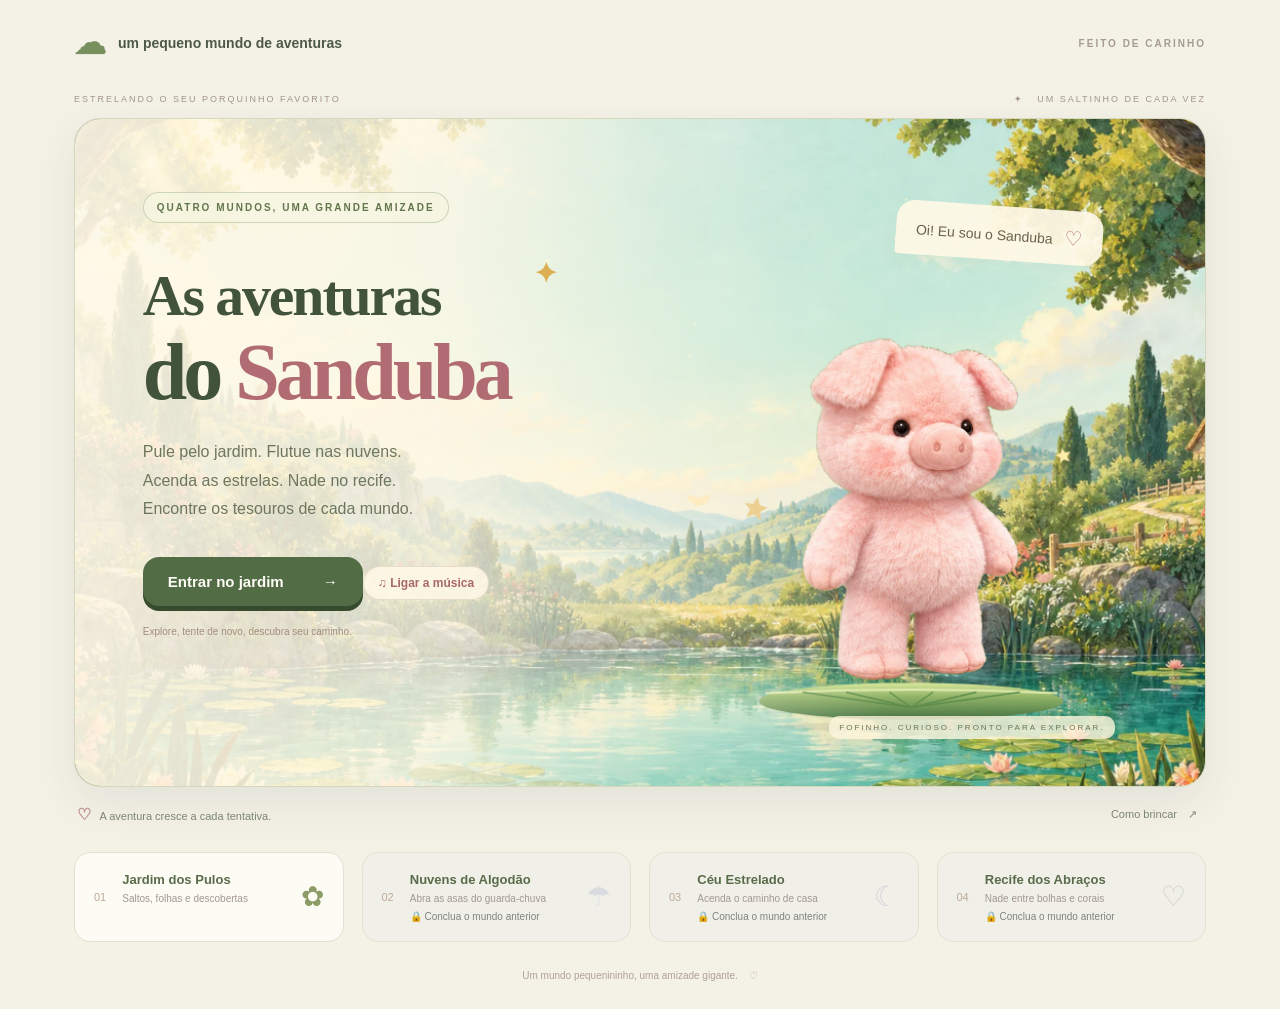
<file: index.html>
<!doctype html>
<html lang="pt-BR">
<head><meta charset="utf-8"><meta name="viewport" content="width=device-width,initial-scale=1,viewport-fit=cover"><meta name="theme-color" content="#faf5ed"><title>As aventuras do Sanduba</title><link rel="icon" type="image/x-icon" href="favicon.ico"><link rel="stylesheet" href="style.css"></head>
<body>
<header class="brand"><span class="brand-icon">☁</span> um pequeno mundo de aventuras <span class="edition">FEITO DE CARINHO</span></header>
<main>
 <div class="topline"><span>ESTRELANDO O SEU PORQUINHO FAVORITO</span><span>✦ &nbsp; UM SALTINHO DE CADA VEZ</span></div>
 <div id="play-area"><section class="game" aria-label="As aventuras do Sanduba">
 <canvas id="world" width="1100" height="650" aria-label="Aventura de Sanduba. Use as setas para se mover e espaço para pular ou subir na água."></canvas>
 <div id="home" class="screen home">
   <div class="intro"><span class="tag">QUATRO MUNDOS, UMA GRANDE AMIZADE</span><h1><span class="title-lead">As aventuras</span><br>do <em>Sanduba</em><span class="title-star">✦</span></h1><p>Pule pelo jardim. Flutue nas nuvens.<br>Acenda as estrelas. Nade no recife.<br>Encontre os tesouros de cada mundo.</p><button id="start" class="primary">Entrar no jardim <span>→</span></button><button id="sound-home" class="secondary sound-home">♫ Ligar a música</button><div class="home-hint">Explore, tente de novo, descubra seu caminho.</div></div>
   <div class="hello">Oi! Eu sou o Sanduba <span>♡</span></div><span class="hero-caption">FOFINHO. CURIOSO. PRONTO PARA EXPLORAR.</span>
 </div>
 <div id="hud" hidden><div class="level-label"><small id="level-number">MUNDO 01 / 04</small><strong id="level-name"></strong></div><div class="hud-right"><span id="counter" aria-label="Colecionáveis coletados">★ 0 / 5</span><span id="item-status" title="Item especial escondido" aria-label="Item especial escondido"></span><button id="sound" aria-label="Ativar som" title="Ativar som">♫</button><button id="fullscreen" aria-label="Tela cheia" title="Tela cheia">⛶</button><button id="pause" aria-label="Pausar" title="Pausar">Ⅱ</button></div><div id="mechanic"></div><div id="progress"><i></i></div></div>
 <div id="modal" class="screen modal" role="dialog" aria-modal="true" aria-labelledby="modal-title" hidden><div class="modal-card"><span id="modal-icon">☁</span><p class="tag" id="modal-tag"></p><h2 id="modal-title"></h2><p id="modal-copy"></p><button class="primary" id="continue"></button><button class="secondary" id="replay" hidden>Explorar esta fase outra vez</button><button class="secondary" id="home-button">Voltar ao início</button></div></div>
 <div id="toast" role="status"></div>
 <button id="return-item" class="return-item" hidden>↶ Voltar para buscar o item</button>
 </section>
 <div id="touch" hidden><div><button data-key="left" aria-label="Andar para a esquerda">←</button><button data-key="right" aria-label="Andar para a direita">→</button></div><span class="touch-tip" id="touch-tip">TOQUE: SALTO CURTO<br>SEGURE: SALTO ALTO</span><button data-key="jump" class="jump">Pular ↑</button></div>
 </div>
 <div class="under"><span><b>♡</b> A aventura cresce a cada tentativa.</span><button id="help">Como brincar <span>↗</span></button></div>
 <div class="worlds" id="worlds" aria-label="Escolha uma aventura">
 <button id="world-garden"><span class="world-num">01</span><span><strong>Jardim dos Pulos</strong><small>Saltos, folhas e descobertas</small><em class="world-stars" id="stars-0"></em></span><span class="world-art">✿</span></button>
 <button id="world-sky"><span class="world-num">02</span><span><strong>Nuvens de Algodão</strong><small>Abra as asas do guarda-chuva</small><em class="world-stars" id="stars-1"></em></span><span class="world-art">☂</span></button>
 <button id="world-night"><span class="world-num">03</span><span><strong>Céu Estrelado</strong><small>Acenda o caminho de casa</small><em class="world-stars" id="stars-2"></em></span><span class="world-art">☾</span></button>
 <button id="world-ocean"><span class="world-num">04</span><span><strong>Recife dos Abraços</strong><small>Nade entre bolhas e corais</small><em class="world-stars" id="stars-3"></em></span><span class="world-art">♡</span></button>
 </div>
 <footer>Um mundo pequenininho, uma amizade gigante. <span>♡</span></footer>
</main>
<script src="assets.js"></script><script src="renderer.js"></script><script src="worlds.js"></script><script src="engine.js"></script><script src="music.js"></script><script src="game.js"></script>
</body></html>
</file>
<file: style.css>
*{box-sizing:border-box} [hidden]{display:none!important} :root{font-family:ui-rounded,'Trebuchet MS',sans-serif;color:#5a514e;background:#faf7f1} body{margin:0}button{font:inherit;cursor:pointer;border:0;color:inherit}button:focus-visible{outline:3px solid #746db5;outline-offset:5px}.brand{max-width:1180px;margin:24px auto 32px;display:flex;align-items:center;gap:12px;font-size:14px;font-weight:700;padding:0 24px}.brand-icon{font-size:32px;color:#c59683}.edition{margin-left:auto;font-size:10px;letter-spacing:2px;color:#a79c94}main{max-width:1180px;margin:auto;padding:0 24px}.topline{display:flex;justify-content:space-between;font-size:9px;letter-spacing:2px;color:#a39689;margin-bottom:14px}.game{position:relative;overflow:hidden;border-radius:26px;border:1px solid #e9e2d6;box-shadow:0 14px 40px #887e6610;aspect-ratio:1100/650;background:#e8eee4}canvas{display:block;width:100%;height:100%}.screen{position:absolute;inset:0}.intro{position:absolute;left:6.5%;top:12%}.tag{font-size:10px;font-weight:800;letter-spacing:2px;color:#907568}.home .tag{display:inline-block;background:#fff9e8aa;border:1px solid #d9cbb89c;border-radius:30px;padding:9px 13px}h1{position:relative;font-size:clamp(42px,6.5vw,80px);font-weight:900;line-height:1.05;letter-spacing:-4px;margin:23px 0 19px;color:#635147}h1 em{font-style:normal;color:#b47477}.title-star{position:absolute;font-size:28px;color:#dcaf52;top:12px;right:-43px}.intro p{font-size:15px;line-height:1.8;color:#87786c;margin:0 0 28px}.primary{background:#a8686b;color:#fffdf6;border-radius:16px;padding:16px 25px;box-shadow:0 5px 0 #855356;font-size:15px;font-weight:700;transition:transform .15s,background .15s}.primary:hover{background:#965c60;transform:translateY(-2px)}.primary span{margin-left:35px}.home-hint{font-size:10px;margin-top:20px;color:#a28e7e}.hello{position:absolute;right:10%;top:16%;background:#fffef4;padding:15px 20px;border-radius:18px 18px 18px 3px;transform:rotate(4deg);font-size:14px;box-shadow:0 6px 20px #70553908}.hello span{color:#b4797b;font-size:20px;margin-left:8px}.hero-caption{position:absolute;right:12%;bottom:13%;font-size:9px;letter-spacing:2px;color:#a08e77}.under{display:flex;justify-content:space-between;align-items:center;margin:18px 3px 28px;font-size:11px;color:#94867d}.under b{color:#bc8e88;margin-right:6px;font-size:16px}.under button{background:none;font-size:11px}.under button span{margin-left:8px}.worlds{display:grid;grid-template-columns:repeat(4,1fr);gap:18px}.worlds>button{display:flex;align-items:center;gap:16px;padding:19px;border:1px solid #e9e2d9;border-radius:16px;background:#fffdf8}.world-num{font-size:11px;color:#bda99a}.worlds strong{display:block;font-size:13px;font-weight:600}.worlds small{display:block;margin-top:6px;font-size:10px;color:#a3988e}.world-stars{display:block;margin-top:6px;font-size:11px;letter-spacing:2px;color:#c9a35a;font-style:normal;min-height:1em}.world-art{margin-left:auto;font-size:28px;color:#a5b395}.worlds>button:nth-child(2) .world-art{color:#adb7cd}.worlds>button:nth-child(3) .world-art{color:#b6a3c0}footer{text-align:center;font-size:10px;color:#b0a298;margin:28px 0}footer span{margin-left:8px}#hud{position:absolute;top:20px;left:24px;right:24px;display:flex;justify-content:space-between;align-items:start}.level-label{background:#fffcf0ed;border-radius:15px;padding:13px 18px}.level-label small{display:block;font-size:9px;letter-spacing:2px;color:#a3907e}.level-label strong{display:block;font-size:16px;margin-top:5px}.hud-right{display:flex;align-items:center;gap:8px}.hud-right>span,.hud-right>button{background:#fffcf0ee;border-radius:13px;padding:12px;font-size:18px;min-width:42px}.hud-right #counter{color:#b58a3c;font-size:16px;font-weight:bold}.hud-right #item-status{opacity:.55;color:#b87580}.hud-right #item-status.found{opacity:1;background:#ffe0e5}#progress{position:absolute;top:72px;left:0;right:0;height:3px;background:#ffffff30}#progress i{display:block;height:100%;background:#bb9280;width:0}.modal{background:#51474745;display:grid;place-items:center;backdrop-filter:blur(6px)}.modal-card{max-height:calc(100% - 20px);overflow:auto;min-height:0;text-align:center;background:#fffaf0;border:1px solid #ffffff;border-radius:28px;padding:32px;max-width:450px;width:85%;box-shadow:0 20px 80px #302b3620}#modal-icon{font-size:42px;color:#d6ad5b}h2{font-size:30px;letter-spacing:-1px;margin:14px 0;color:#705b52}#modal-copy{font-size:14px;line-height:1.8;color:#968171;white-space:pre-line}.modal-card .primary{display:block;width:100%;margin-top:20px}.secondary{display:block;margin:20px auto 0;background:none;font-size:12px;text-decoration:underline;text-underline-offset:4px}.sound-home{display:inline-block;margin:14px 0 0;padding:9px 14px;border-radius:30px;background:#fff9e8d9;border:1px solid #d9cbb89c;color:#a8686b;font-weight:600;text-decoration:none}.sound-home.enabled{color:#4e6740}#toast{position:absolute;left:50%;bottom:25px;transform:translateX(-50%);border-radius:30px;background:#fffaf0ed;padding:12px 20px;font-size:13px;opacity:0;transition:opacity .2s;pointer-events:none;white-space:nowrap}#toast.show{opacity:1}#touch{display:flex;justify-content:space-between;margin:14px 0;touch-action:none;user-select:none}#touch>div{display:flex;gap:12px}#touch button{background:#eee5db;border:1px solid #dfd1c3;border-radius:17px;min-width:68px;height:60px;font-size:26px;touch-action:none;-webkit-user-select:none}#touch .jump{background:#a8686b;color:white;padding:0 26px;font-size:18px}#touch button:active{transform:translateY(2px)}
@media(max-width:700px){.brand{margin:15px auto 20px;font-size:11px;padding:0 14px}.edition{display:none}main{padding:0 12px}.topline{font-size:7px;letter-spacing:1px}.topline span:last-child{display:none}.game{border-radius:18px;aspect-ratio:4/5}.home .intro{left:8%;top:7%;z-index:1}h1{font-size:48px;letter-spacing:-2.5px;margin:14px 0}.home .tag{font-size:7px;padding:7px 10px}.intro p{font-size:12px;line-height:1.6;margin-bottom:18px}.primary{padding:13px 20px;font-size:13px}.home-hint{font-size:8px;margin-top:13px}.hello{top:auto;bottom:39%;right:7%;font-size:10px;padding:9px 12px}.hero-caption{display:none}.under{font-size:9px;gap:12px;margin-bottom:20px}.under button{font-size:10px;white-space:nowrap}.worlds{gap:7px}.worlds>button{padding:12px 8px;display:block;text-align:center}.world-num{display:none}.worlds strong{font-size:10px}.worlds small{font-size:8px;line-height:1.5}.world-art{display:block;margin-top:10px;font-size:23px}#hud{left:10px;right:10px;top:12px}.level-label{padding:9px 10px}.level-label strong{font-size:11px}.level-label small{font-size:7px}.hud-right{gap:4px}.hud-right>span,.hud-right>button{padding:8px;min-width:30px;font-size:14px}.hud-right #counter{font-size:12px}#item-status{display:none}#progress{top:57px}.modal-card{padding:22px}h2{font-size:25px}#modal-copy{font-size:12px}#toast{font-size:10px;max-width:95%;white-space:normal;text-align:center;width:max-content}footer{font-size:9px}}
@media(max-height:550px) and (orientation:landscape){.brand,.topline,.worlds,.under,footer{display:none}main{max-width:850px}.game{height:calc(100dvh - 85px);aspect-ratio:auto}#touch{margin:6px 0}#touch button{height:60px}.intro{top:5%}h1{font-size:40px;margin:12px 0}.intro p{font-size:11px;margin-bottom:12px}.home-hint{display:none}}
/* Second edition: storybook garden and an unobstructed play area. */
:root{background:#f4f1e7;color:#4c5948}.brand-icon{color:#77905d}.game{border-color:#d4d9bd;box-shadow:0 16px 45px #35442c15}.home:before{content:"";position:absolute;inset:0;background:linear-gradient(90deg,#fff9e9e8 0%,#fff9e9c9 33%,#fff9e94a 57%,transparent 72%)}.intro{top:11%;left:6%}.home .tag{color:#63764d;background:#f5f5e2cc;border-color:#a7b99085}h1{color:#42533c;font-family:Georgia,'Times New Roman',serif;font-weight:700;letter-spacing:-4px;line-height:1.04;margin:24px 0}h1 em{color:#b16c73}.intro p{color:#6e765e;font-size:16px}.primary{background:#526d46;box-shadow:0 5px 0 #374c2e}.primary:hover{background:#425e37}.primary:disabled{cursor:wait;opacity:.65}.hello{background:#fff9e7ee;right:9%;top:13%;color:#6b624b}.hero-caption{bottom:7%;right:8%;background:#fff7dfc9;padding:7px 10px;border-radius:10px;color:#687553;font-size:8px}.level-label{background:#fff9e8ed;box-shadow:0 4px 15px #3046210f}.level-label small{color:#788465}.level-label strong{color:#4c6442}.hud-right>button{font-size:16px}.hud-right .enabled{background:#e3cfa7}.hud-right #item-status{font-size:17px}.hud-right #fullscreen{font-size:20px}.modal-card{background:#fff9e9}.modal-card h2{color:#4e6740}.modal-card .tag{color:#8d986b}#progress{background:#f5efd1a6;height:5px;border-radius:8px}#progress i{background:#698452;border-radius:8px}#touch{margin:12px 0 0}#touch .jump{background:#526d46}#touch button{background:#e4e6d4;border-color:#cdd5b7;color:#4d633f;box-shadow:0 3px 0 #b4bfa2}#touch .jump{color:#fffbe8;box-shadow:0 3px 0 #344d2c}.touch-tip{align-self:center;text-align:center;font-size:8px;line-height:1.7;letter-spacing:1.5px;color:#89917a}.playing .worlds,.playing footer{display:none}.playing .under{margin-bottom:15px}.worlds>button{background:#fcfbf4;border-color:#dfe3d2}.worlds strong{color:#596b49}.world-art{color:#8b9c66}.under{color:#7e8972}.under button:disabled{opacity:.4}#toast{background:#fffbeaef;color:#5a6848;box-shadow:0 3px 18px #263e2418;bottom:17px}#play-area:fullscreen{background:#263b2e;display:flex;flex-direction:column;justify-content:center;padding:12px}#play-area:fullscreen .game{width:100%;flex:1;min-height:0;aspect-ratio:auto}#play-area:fullscreen #touch{flex-shrink:0}#play-area:fullscreen .touch-tip{color:#d4dabc}
@media(max-width:700px){.home:before{background:linear-gradient(180deg,#fff9e9ee 0%,#fff9e9bd 38%,#fff9e92a 65%,transparent 100%)}.intro{left:7%;top:7%}h1{font-size:48px;letter-spacing:-2.4px;margin:16px 0}.intro p{font-size:12px;line-height:1.6}.hello{bottom:37%;top:auto;right:5%;font-size:9px}.hud-right #item-status{display:block;font-size:12px;padding:8px 4px;min-width:20px}.hud-right #fullscreen{display:none}.level-label strong{font-size:10px}.level-label small{font-size:6.5px;letter-spacing:1px}.hud-right #counter{padding:9px 7px;font-size:11px}.touch-tip{font-size:6px;letter-spacing:.7px}#touch button{min-width:58px;height:60px}#touch>div{gap:9px}#touch .jump{padding:0 18px}.worlds>button{padding:13px 6px}.worlds small{font-size:8px}}
@media(max-height:550px) and (orientation:landscape){#play-area{height:100dvh;padding:5px 0;display:flex;flex-direction:column}.game{flex:1;height:auto;min-height:0}#touch{flex-shrink:0;margin:7px 0 3px}#touch button{height:54px}.home .intro{top:6%;left:5%}.home .tag{font-size:7px;padding:5px 9px}h1{font-size:40px;margin:10px 0}.intro p{font-size:11px;line-height:1.4;margin-bottom:12px}.home .primary{padding:10px 20px}.hello{top:8%;bottom:auto;right:8%;font-size:10px}.hero-caption{display:none}.hud-right #fullscreen{display:inline-block}.level-label strong{font-size:12px}.level-label small{font-size:7px}#hud{top:10px}.level-label{padding:9px 12px}#progress{top:56px}}

@media(max-width:700px) and (orientation:portrait){.home .hello,.home-hint{display:none}}

.worlds>button{text-align:left;transition:transform .15s,box-shadow .15s}.worlds>button:hover{transform:translateY(-3px);box-shadow:0 7px 22px #536a4420}
#mechanic{position:absolute;top:88px;left:0;padding:8px 12px;border-radius:12px;background:#fff9e8e8;color:#78608d;font-size:11px;pointer-events:none}#mechanic:empty{display:none}
body[data-world="2"] .level-label strong{color:#786095}body[data-world="3"] .level-label strong{color:#595d91}
@media(max-width:700px){.worlds>button{text-align:center}#mechanic{top:65px;font-size:9px;max-width:95%}.home .tag{font-size:6px;letter-spacing:1px}}



.worlds>button.locked{background:#f0f0e9;color:#8f928d;cursor:pointer}.worlds>button.locked .world-art{opacity:.35}.worlds>button.locked:hover{transform:none;box-shadow:none}.worlds>button.locked .world-stars:empty:after{content:"🔒 Conclua o mundo anterior";color:#7f837d;font-size:10px;letter-spacing:0}#item-status{font-family:Georgia,serif;text-align:center;color:#9b9ca4}#item-status.found{color:#bd777e;background:#ffefcf}body[data-world="4"] .level-label strong{color:#22758b}body[data-world="4"] #mechanic{color:#225d73}body[data-world="4"] #touch .jump{background:#287c90;box-shadow:0 3px 0 #17556a}
@media(max-width:700px){.worlds{grid-template-columns:repeat(2,1fr)}.worlds>button{min-height:100px}.worlds>button.locked .world-stars:empty:after{font-size:8px}#item-status{display:block!important;font-size:15px;min-width:26px;padding:7px 4px}}
.return-item{position:absolute;z-index:3;left:50%;bottom:72px;transform:translateX(-50%);max-width:90%;padding:10px 16px;border-radius:20px;background:#fff9e8;color:#526d46;box-shadow:0 4px 14px #263e242b;font-size:12px;font-weight:700;white-space:normal;text-align:center}
.return-item:hover{background:#fff1cd}
@media(max-width:700px){.return-item{bottom:66px;font-size:10px;padding:8px 12px}}
.title-lead{font-size:.72em;letter-spacing:-2px}
</file>
